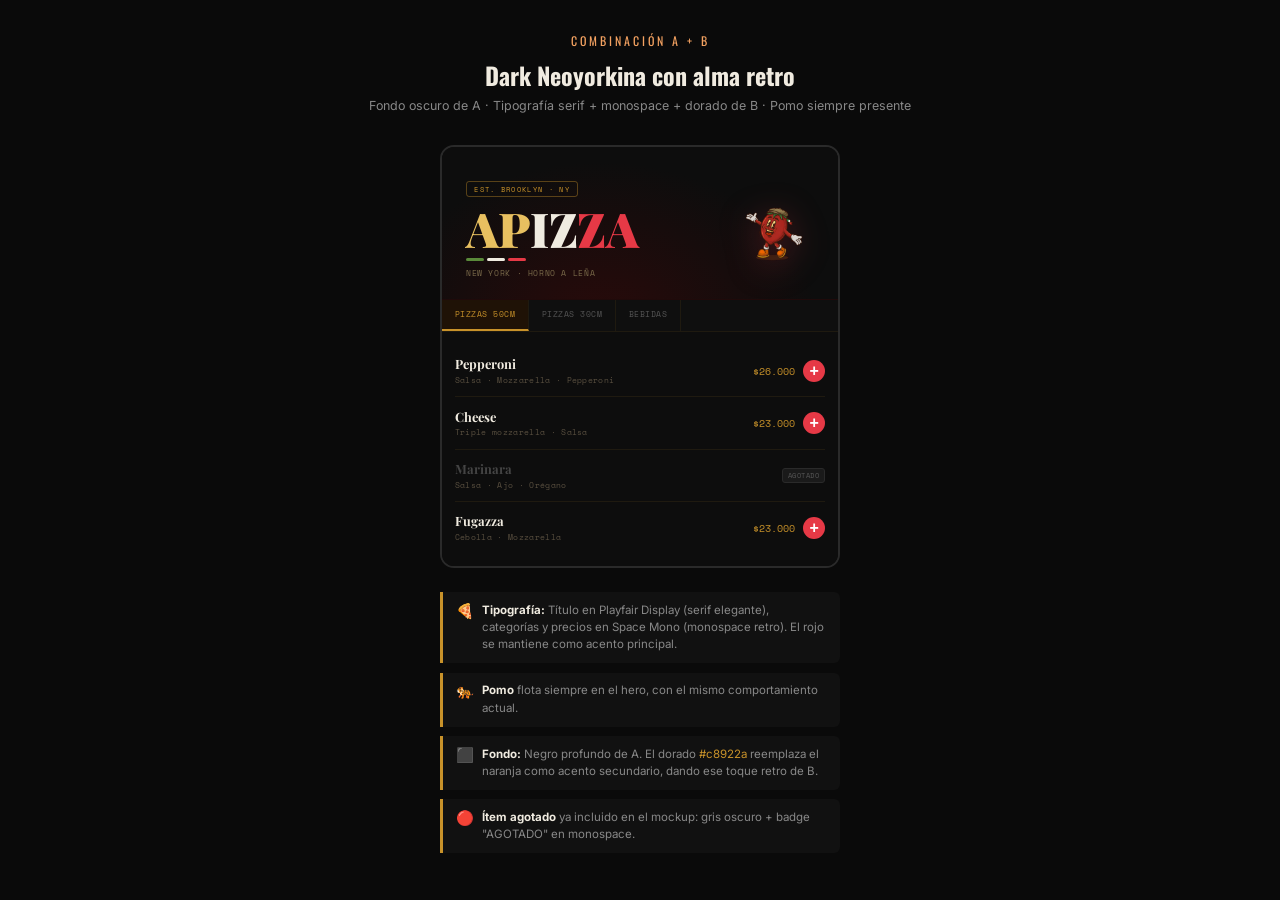
<file: brainstorm.html>
<!DOCTYPE html>
<html lang="es">
<head>
  <meta charset="UTF-8">
  <meta name="viewport" content="width=device-width, initial-scale=1.0">
  <title>Apizza · Brainstorm</title>
  <link href="https://fonts.googleapis.com/css2?family=Oswald:wght@400;600;700&family=Inter:wght@300;400;500;600&family=Playfair+Display:ital,wght@0,700;0,900;1,700&family=Space+Mono:wght@400;700&family=Bebas+Neue&display=swap" rel="stylesheet">
  <style>
    :root { --bg:#0d0d0d; --surface:#161616; --border:#2a2a2a; --red:#e63946; --orange:#f4a261; --cream:#f0ebe0; --gray:#888; }
    * { box-sizing:border-box; margin:0; padding:0; }
    body { background:#0a0a0a; color:var(--cream); font-family:'Inter',sans-serif; padding:2rem 1rem; }
    .section-label { font-family:'Oswald',sans-serif; font-size:0.75rem; letter-spacing:0.25em; color:var(--orange); text-transform:uppercase; text-align:center; margin-bottom:0.5rem; }
    .section-title { font-family:'Oswald',sans-serif; font-size:1.5rem; font-weight:700; text-align:center; margin-bottom:0.3rem; }
    .section-sub { font-size:0.78rem; color:var(--gray); text-align:center; margin-bottom:2rem; }

    .mockup-wrap { max-width:400px; margin:0 auto; border:2px solid #2a2a2a; border-radius:14px; overflow:hidden; }

    /* ═══ HERO ═══ */
    .hero {
      background: radial-gradient(ellipse at 40% 120%, #2a0a0a 0%, #0d0d0d 65%);
      padding: 1.8rem 1.5rem 1.2rem;
      border-bottom: 1px solid #1f0a0a;
      display: flex;
      align-items: center;
      justify-content: space-between;
      gap: 1rem;
    }
    .hero-text {}
    .hero-badge {
      display: inline-block;
      border: 1px solid #c8922a66;
      border-radius: 3px;
      padding: 0.1rem 0.45rem;
      font-family: 'Space Mono', monospace;
      font-size: 0.46rem;
      letter-spacing: 0.18em;
      color: #c8922a;
      text-transform: uppercase;
      margin-bottom: 0.4rem;
    }
    .hero-title {
      font-family: 'Playfair Display', serif;
      font-size: 3rem;
      font-weight: 900;
      line-height: 1;
      letter-spacing: -0.01em;
    }
    .hero-title .it-g { color: #e8c060; }
    .hero-title .it-w { color: #f0ebe0; }
    .hero-title .it-r { color: #e63946; }
    .hero-flag { display:flex; gap:3px; margin-top:0.4rem; }
    .hero-flag span { display:block; width:18px; height:3px; border-radius:2px; }
    .hero-flag span:nth-child(1) { background:#5a8a3a; }
    .hero-flag span:nth-child(2) { background:#f0ebe0; }
    .hero-flag span:nth-child(3) { background:#e63946; }
    .hero-sub {
      font-family: 'Space Mono', monospace;
      font-size: 0.48rem;
      color: #7a6a4a;
      letter-spacing: 0.08em;
      text-transform: uppercase;
      margin-top: 0.4rem;
    }
    .hero-mascot {
      width: 80px;
      height: 80px;
      object-fit: contain;
      flex-shrink: 0;
      animation: float 3.5s ease-in-out infinite;
      filter: drop-shadow(0 6px 16px rgba(230,57,70,0.25));
    }
    @keyframes float {
      0%, 100% { transform: translateY(0); }
      50% { transform: translateY(-8px); }
    }

    /* ═══ CATS ═══ */
    .cats {
      display: flex;
      gap: 0;
      background: #0f0f0f;
      border-bottom: 1px solid #1f1a10;
      overflow-x: auto;
    }
    .cat {
      font-family: 'Space Mono', monospace;
      font-size: 0.52rem;
      letter-spacing: 0.06em;
      text-transform: uppercase;
      padding: 0.55rem 0.8rem;
      white-space: nowrap;
      border-right: 1px solid #1f1a10;
      cursor: pointer;
    }
    .cat.active {
      background: #1f1206;
      color: #c8922a;
      border-bottom: 2px solid #c8922a;
    }
    .cat.inactive { color: #555; }

    /* ═══ ITEMS ═══ */
    .items { background: #0d0d0d; padding: 0.8rem; }
    .item {
      display: flex;
      align-items: center;
      justify-content: space-between;
      padding: 0.65rem 0;
      border-bottom: 1px solid #1f1a10;
      gap: 0.5rem;
    }
    .item:last-child { border-bottom: none; }
    .item-name {
      font-family: 'Playfair Display', serif;
      font-size: 0.8rem;
      color: #f0ebe0;
      font-weight: 700;
    }
    .item-desc {
      font-family: 'Space Mono', monospace;
      font-size: 0.5rem;
      color: #5a5040;
      margin-top: 0.1rem;
      letter-spacing: 0.04em;
    }
    .item-right { display:flex; align-items:center; gap:0.5rem; flex-shrink:0; }
    .item-price {
      font-family: 'Space Mono', monospace;
      font-size: 0.65rem;
      color: #c8922a;
      white-space: nowrap;
    }
    .item-add {
      background: #e63946;
      color: #fff;
      border: none;
      width: 22px;
      height: 22px;
      border-radius: 50%;
      font-size: 1rem;
      line-height: 1;
      cursor: pointer;
      display: flex;
      align-items: center;
      justify-content: center;
      font-weight: 700;
    }

    /* ═══ AGOTADO badge ═══ */
    .item.agotado .item-name { color: #444; }
    .item.agotado .item-price { color: #3a3028; }
    .badge-agotado {
      font-family: 'Space Mono', monospace;
      font-size: 0.42rem;
      background: #1a1a1a;
      color: #555;
      border: 1px solid #2a2a2a;
      border-radius: 3px;
      padding: 0.1rem 0.3rem;
      letter-spacing: 0.08em;
      text-transform: uppercase;
    }

    /* ═══ NOTAS ═══ */
    .notes { max-width:400px; margin:1.5rem auto 0; }
    .note { display:flex; align-items:flex-start; gap:0.5rem; padding:0.6rem 0.8rem; background:#111; border-left:3px solid #c8922a; border-radius:0 6px 6px 0; margin-bottom:0.6rem; }
    .note-icon { font-size:0.9rem; flex-shrink:0; }
    .note-text { font-size:0.72rem; color:var(--gray); line-height:1.5; }
    .note-text strong { color:var(--cream); }
  </style>
</head>
<body>

  <div class="section-label">Combinación A + B</div>
  <div class="section-title">Dark Neoyorkina con alma retro</div>
  <div class="section-sub">Fondo oscuro de A · Tipografía serif + monospace + dorado de B · Pomo siempre presente</div>

  <div class="mockup-wrap">

    <!-- HERO -->
    <div class="hero">
      <div class="hero-text">
        <div class="hero-badge">Est. Brooklyn · NY</div>
        <div class="hero-title">
          <span class="it-g">AP</span><span class="it-w">IZ</span><span class="it-r">ZA</span>
        </div>
        <div class="hero-flag"><span></span><span></span><span></span></div>
        <div class="hero-sub">New York · Horno a leña</div>
      </div>
      <img src="images/mascota.png" alt="Pomo" class="hero-mascot">
    </div>

    <!-- CATEGORÍAS -->
    <div class="cats">
      <div class="cat active">Pizzas 50cm</div>
      <div class="cat inactive">Pizzas 30cm</div>
      <div class="cat inactive">Bebidas</div>
    </div>

    <!-- ITEMS -->
    <div class="items">
      <div class="item">
        <div>
          <div class="item-name">Pepperoni</div>
          <div class="item-desc">Salsa · Mozzarella · Pepperoni</div>
        </div>
        <div class="item-right">
          <span class="item-price">$26.000</span>
          <button class="item-add">+</button>
        </div>
      </div>
      <div class="item">
        <div>
          <div class="item-name">Cheese</div>
          <div class="item-desc">Triple mozzarella · Salsa</div>
        </div>
        <div class="item-right">
          <span class="item-price">$23.000</span>
          <button class="item-add">+</button>
        </div>
      </div>
      <div class="item agotado">
        <div>
          <div class="item-name">Marinara</div>
          <div class="item-desc">Salsa · Ajo · Orégano</div>
        </div>
        <div class="item-right">
          <span class="badge-agotado">Agotado</span>
        </div>
      </div>
      <div class="item">
        <div>
          <div class="item-name">Fugazza</div>
          <div class="item-desc">Cebolla · Mozzarella</div>
        </div>
        <div class="item-right">
          <span class="item-price">$23.000</span>
          <button class="item-add">+</button>
        </div>
      </div>
    </div>

  </div>

  <!-- NOTAS -->
  <div class="notes">
    <div class="note">
      <span class="note-icon">🍕</span>
      <div class="note-text"><strong>Tipografía:</strong> Título en Playfair Display (serif elegante), categorías y precios en Space Mono (monospace retro). El rojo se mantiene como acento principal.</div>
    </div>
    <div class="note">
      <span class="note-icon">🐅</span>
      <div class="note-text"><strong>Pomo</strong> flota siempre en el hero, con el mismo comportamiento actual.</div>
    </div>
    <div class="note">
      <span class="note-icon">⬛</span>
      <div class="note-text"><strong>Fondo:</strong> Negro profundo de A. El dorado <span style="color:#c8922a">#c8922a</span> reemplaza el naranja como acento secundario, dando ese toque retro de B.</div>
    </div>
    <div class="note">
      <span class="note-icon">🔴</span>
      <div class="note-text"><strong>Ítem agotado</strong> ya incluido en el mockup: gris oscuro + badge "AGOTADO" en monospace.</div>
    </div>
  </div>

</body>
</html>
</file>
